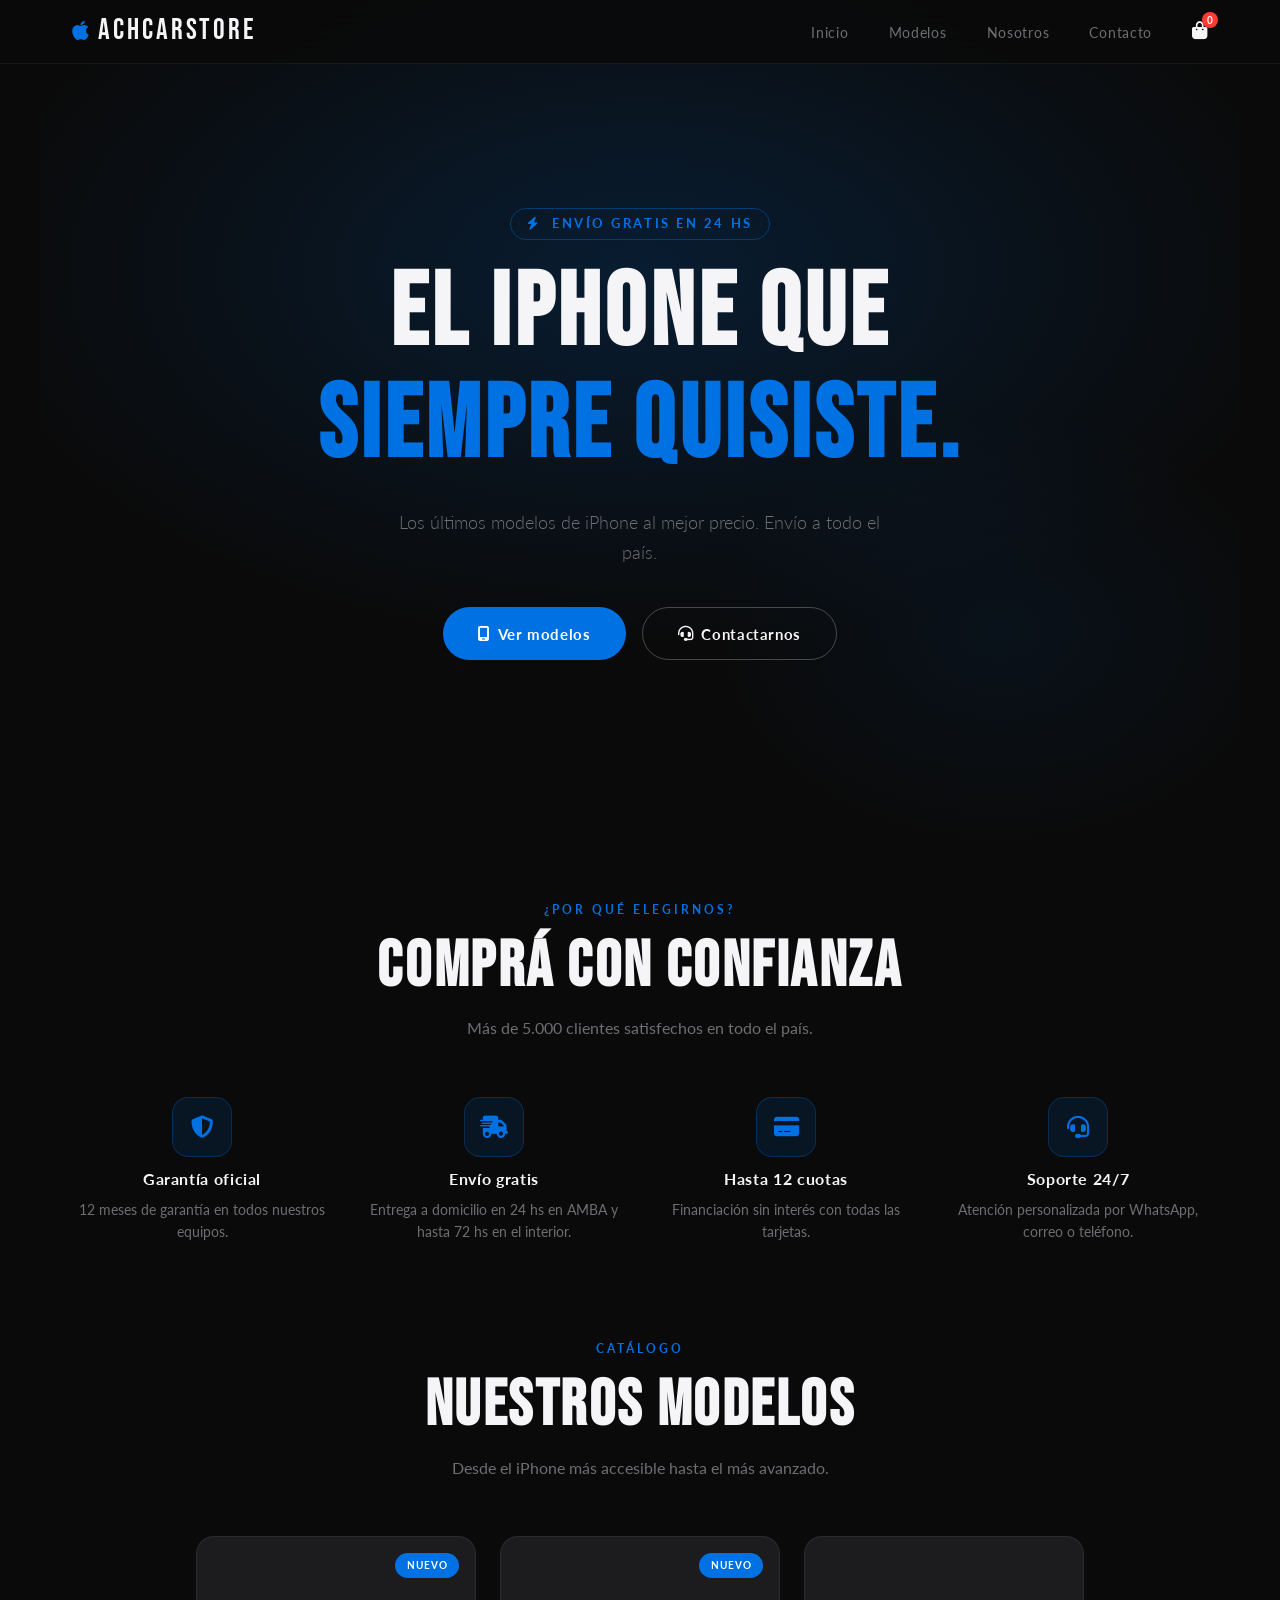
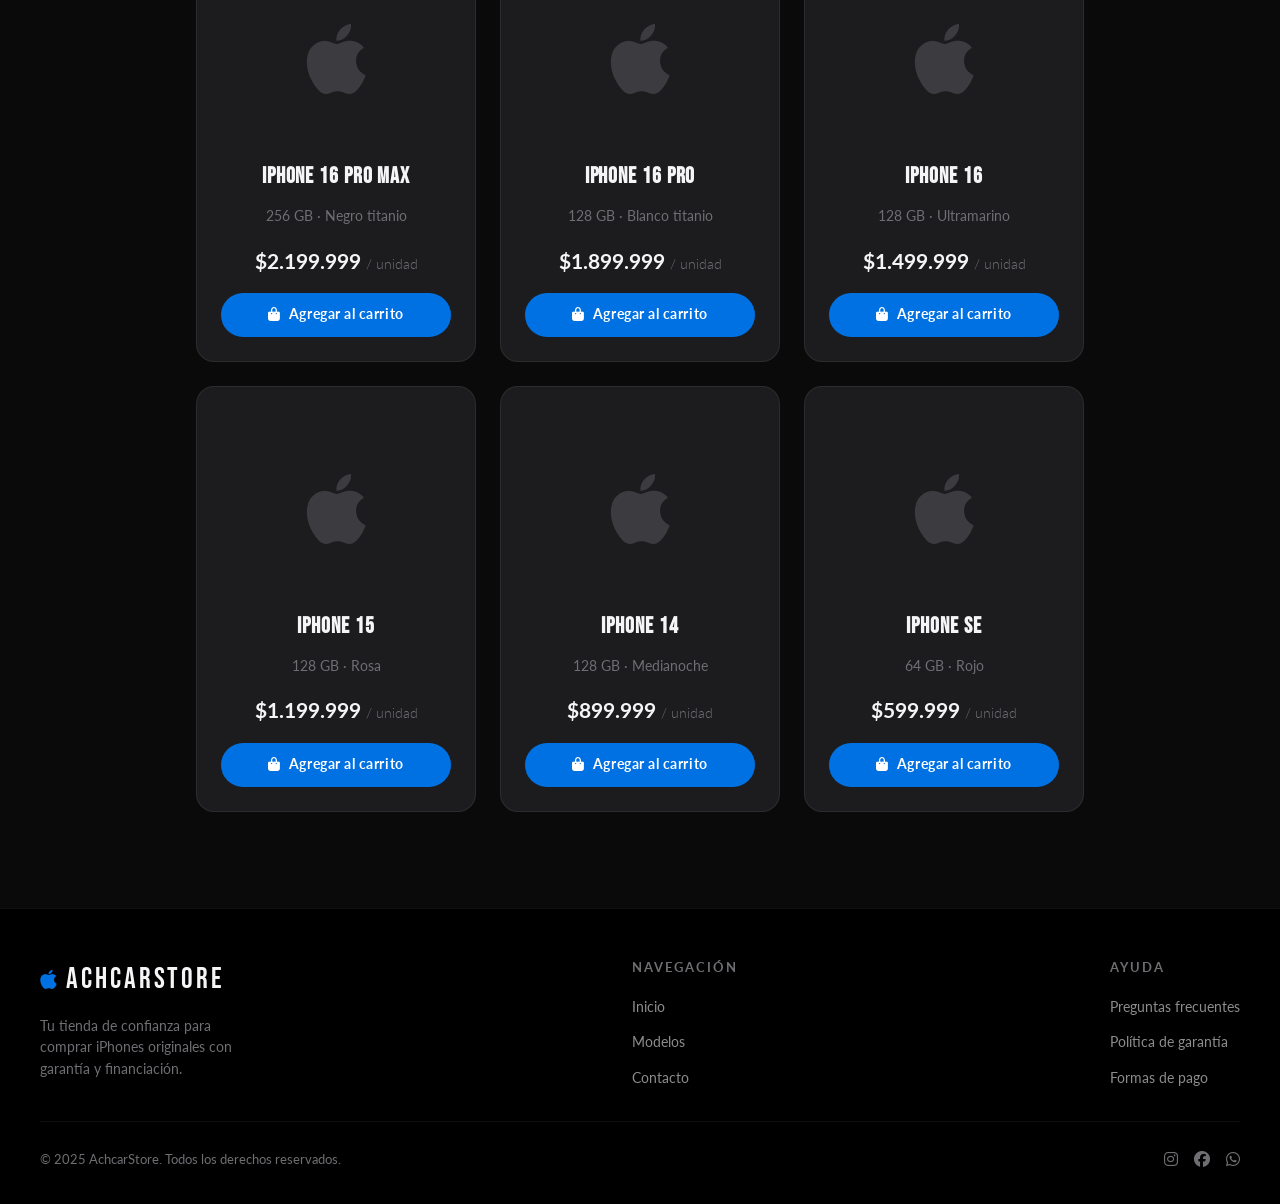
<file: pre entrega front/index.html>
<!DOCTYPE html>
<html lang="es">
<head>
  <meta charset="UTF-8" />
  <meta name="viewport" content="width=device-width, initial-scale=1.0" />
  <title>AchcarStore — Tu tienda de iPhones</title>

  <link rel="preconnect" href="https://fonts.googleapis.com" />
  <link rel="preconnect" href="https://fonts.gstatic.com" crossorigin />
  <link href="https://fonts.googleapis.com/css2?family=Bebas+Neue&family=Lato:wght@300;400;700&display=swap" rel="stylesheet" />

  <link rel="stylesheet" href="https://cdnjs.cloudflare.com/ajax/libs/font-awesome/6.5.0/css/all.min.css" />

  <link rel="stylesheet" href="styles.css" />
</head>
<body>

  <nav class="navbar">
    <div class="nav-inner">
      <a href="index.html" class="nav-logo">
        <i class="fa-brands fa-apple"></i>
        AchcarStore
      </a>
      <ul class="nav-links">
        <li><a href="index.html">Inicio</a></li>
        <li><a href="#productos">Modelos</a></li>
        <li><a href="#features">Nosotros</a></li>
        <li><a href="contacto.html">Contacto</a></li>
        <li>
          <a href="#" class="nav-cart">
            <i class="fa-solid fa-bag-shopping"></i>
            <span class="badge">0</span>
          </a>
        </li>
      </ul>
    </div>
  </nav>


  <section class="hero">
    <div class="hero-content">
      <span class="hero-eyebrow">
        <i class="fa-solid fa-bolt"></i>&nbsp; Envío gratis en 24 hs
      </span>
      <h1>El iPhone que<br><span>siempre quisiste.</span></h1>
      <p class="hero-subtitle">
        Los últimos modelos de iPhone al mejor precio. Envío a todo el país.
      </p>
      <div class="hero-ctas">
        <a href="#productos" class="btn-primary">
          <i class="fa-solid fa-mobile-screen"></i> Ver modelos
        </a>
        <a href="contacto.html" class="btn-secondary">
          <i class="fa-solid fa-headset"></i> Contactarnos
        </a>
      </div>
    </div>
  </section>



  <div class="features-section" id="features">
    <div class="inner">
      <div class="section-header">
        <span class="section-eyebrow">¿Por qué elegirnos?</span>
        <h2>Comprá con confianza</h2>
        <p>Más de 5.000 clientes satisfechos en todo el país.</p>
      </div>
      <div class="features-grid">
        <div class="feature-item">
          <div class="feature-icon">
            <i class="fa-solid fa-shield-halved"></i>
          </div>
          <h3>Garantía oficial</h3>
          <p>12 meses de garantía en todos nuestros equipos.</p>
        </div>
        <div class="feature-item">
          <div class="feature-icon">
            <i class="fa-solid fa-truck-fast"></i>
          </div>
          <h3>Envío gratis</h3>
          <p>Entrega a domicilio en 24 hs en AMBA y hasta 72 hs en el interior.</p>
        </div>
        <div class="feature-item">
          <div class="feature-icon">
            <i class="fa-solid fa-credit-card"></i>
          </div>
          <h3>Hasta 12 cuotas</h3>
          <p>Financiación sin interés con todas las tarjetas.</p>
        </div>
        <div class="feature-item">
          <div class="feature-icon">
            <i class="fa-solid fa-headset"></i>
          </div>
          <h3>Soporte 24/7</h3>
          <p>Atención personalizada por WhatsApp, correo o teléfono.</p>
        </div>
      </div>
    </div>
  </div>


  <section id="productos">
    <div class="section-header">
      <span class="section-eyebrow">Catálogo</span>
      <h2>Nuestros modelos</h2>
      <p>Desde el iPhone más accesible hasta el más avanzado.</p>
    </div>

    <div class="productos-grid">

      
      <div class="producto-card">
        <span class="badge-nuevo">Nuevo</span>
        <div class="producto-img-placeholder">
          <i class="fa-brands fa-apple"></i>
        </div>
        <h3>iPhone 16 Pro Max</h3>
        <p class="modelo">256 GB · Negro titanio</p>
        <p class="producto-precio">$2.199.999 <span>/ unidad</span></p>
        <a href="#" class="btn-primary">
          <i class="fa-solid fa-bag-shopping"></i> Agregar al carrito
        </a>
      </div>

      
      <div class="producto-card">
        <span class="badge-nuevo">Nuevo</span>
        <div class="producto-img-placeholder">
          <i class="fa-brands fa-apple"></i>
        </div>
        <h3>iPhone 16 Pro</h3>
        <p class="modelo">128 GB · Blanco titanio</p>
        <p class="producto-precio">$1.899.999 <span>/ unidad</span></p>
        <a href="#" class="btn-primary">
          <i class="fa-solid fa-bag-shopping"></i> Agregar al carrito
        </a>
      </div>

      
      <div class="producto-card">
        <div class="producto-img-placeholder">
          <i class="fa-brands fa-apple"></i>
        </div>
        <h3>iPhone 16</h3>
        <p class="modelo">128 GB · Ultramarino</p>
        <p class="producto-precio">$1.499.999 <span>/ unidad</span></p>
        <a href="#" class="btn-primary">
          <i class="fa-solid fa-bag-shopping"></i> Agregar al carrito
        </a>
      </div>

      
      <div class="producto-card">
        <div class="producto-img-placeholder">
          <i class="fa-brands fa-apple"></i>
        </div>
        <h3>iPhone 15</h3>
        <p class="modelo">128 GB · Rosa</p>
        <p class="producto-precio">$1.199.999 <span>/ unidad</span></p>
        <a href="#" class="btn-primary">
          <i class="fa-solid fa-bag-shopping"></i> Agregar al carrito
        </a>
      </div>

      
      <div class="producto-card">
        <div class="producto-img-placeholder">
          <i class="fa-brands fa-apple"></i>
        </div>
        <h3>iPhone 14</h3>
        <p class="modelo">128 GB · Medianoche</p>
        <p class="producto-precio">$899.999 <span>/ unidad</span></p>
        <a href="#" class="btn-primary">
          <i class="fa-solid fa-bag-shopping"></i> Agregar al carrito
        </a>
      </div>

      
      <div class="producto-card">
        <div class="producto-img-placeholder">
          <i class="fa-brands fa-apple"></i>
        </div>
        <h3>iPhone SE</h3>
        <p class="modelo">64 GB · Rojo</p>
        <p class="producto-precio">$599.999 <span>/ unidad</span></p>
        <a href="#" class="btn-primary">
          <i class="fa-solid fa-bag-shopping"></i> Agregar al carrito
        </a>
      </div>

    </div>
  </section>

  <footer>
    <div class="footer-inner">
      <div class="footer-brand">
        <a href="index.html" class="nav-logo">
          <i class="fa-brands fa-apple"></i> AchcarStore
        </a>
        <p>Tu tienda de confianza para comprar iPhones originales con garantía y financiación.</p>
      </div>
      <div class="footer-links">
        <h4>Navegación</h4>
        <ul>
          <li><a href="index.html">Inicio</a></li>
          <li><a href="#productos">Modelos</a></li>
          <li><a href="contacto.html">Contacto</a></li>
        </ul>
      </div>
      <div class="footer-links">
        <h4>Ayuda</h4>
        <ul>
          <li><a href="#">Preguntas frecuentes</a></li>
          <li><a href="#">Política de garantía</a></li>
          <li><a href="#">Formas de pago</a></li>
        </ul>
      </div>
    </div>
    <div class="footer-bottom">
      <p>© 2025 AchcarStore. Todos los derechos reservados.</p>
      <div class="footer-socials">
        <a href="#"><i class="fa-brands fa-instagram"></i></a>
        <a href="#"><i class="fa-brands fa-facebook"></i></a>
        <a href="#"><i class="fa-brands fa-whatsapp"></i></a>
      </div>
    </div>
  </footer>

</body>
</html>
</file>
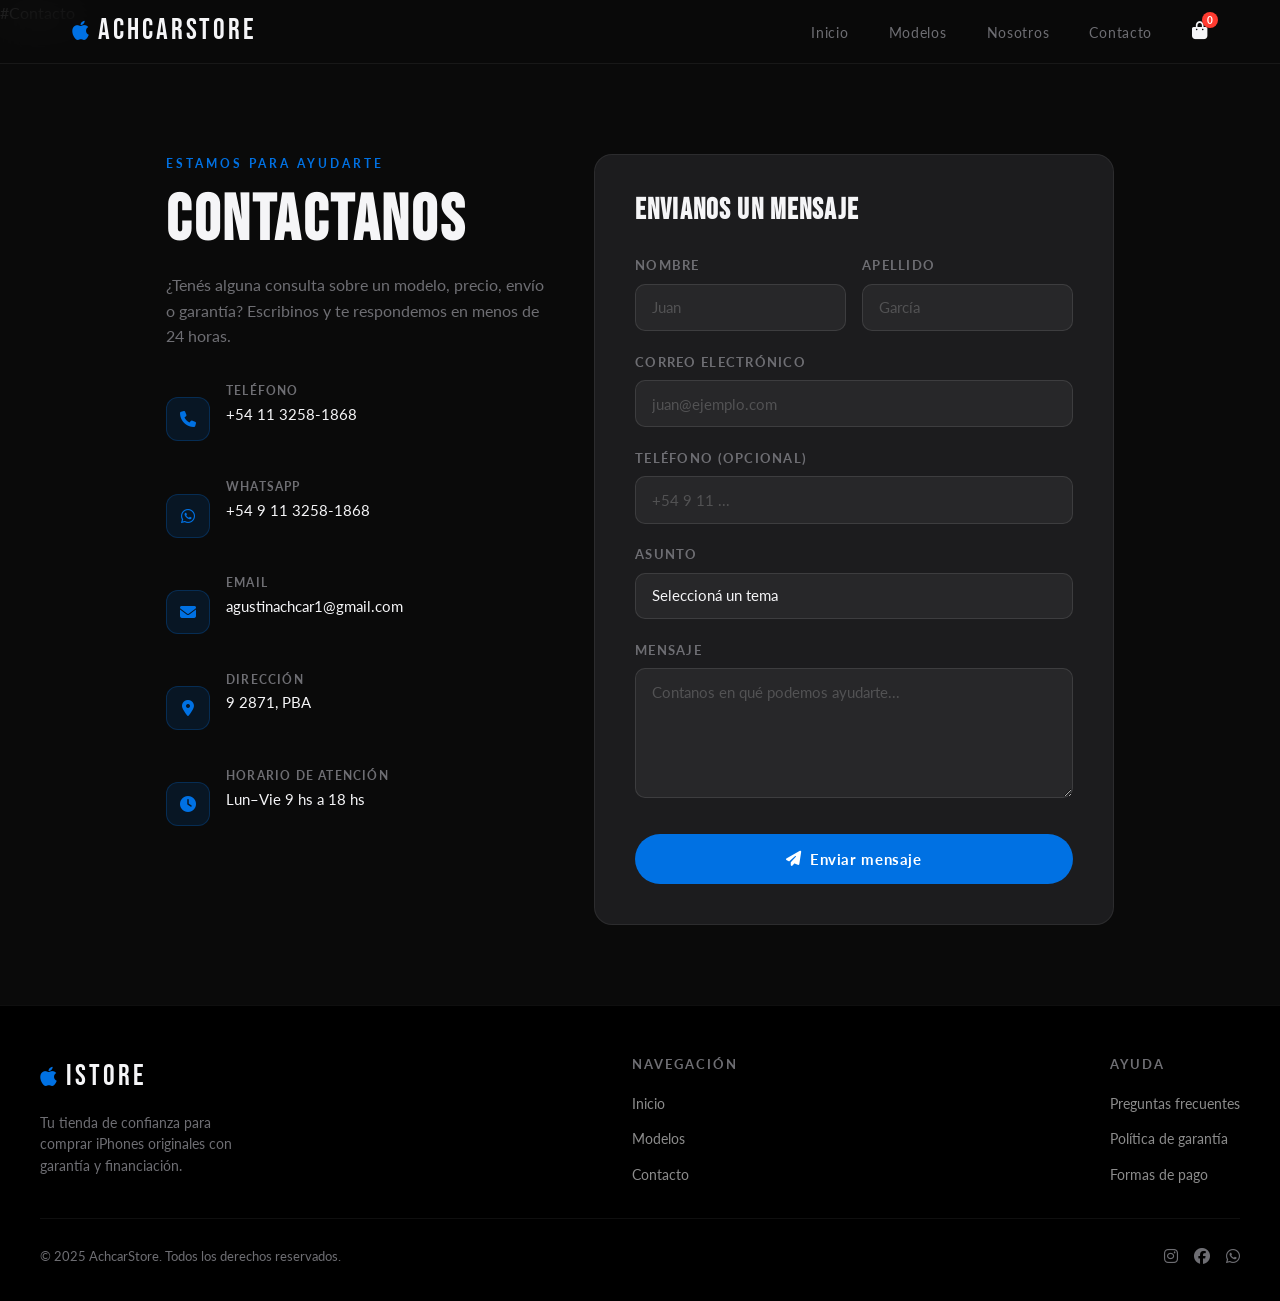
<file: pre entrega front/contacto.html>
<!DOCTYPE html>
<html lang="es">
<head>
  <meta charset="UTF-8" />
  <meta name="viewport" content="width=device-width, initial-scale=1.0" />
  <title>Contacto — AchcarStore</title>

  
  <link rel="preconnect" href="https://fonts.googleapis.com" />
  <link rel="preconnect" href="https://fonts.gstatic.com" crossorigin />
  <link href="https://fonts.googleapis.com/css2?family=Bebas+Neue&family=Lato:wght@300;400;700&display=swap" rel="stylesheet" />

  
  <link rel="stylesheet" href="https://cdnjs.cloudflare.com/ajax/libs/font-awesome/6.5.0/css/all.min.css" />


  <link rel="stylesheet" href="styles.css" />
</head>
<body>

 
  <nav class="navbar">
    <div class="nav-inner">
      <a href="index.html" class="nav-logo">
        <i class="fa-brands fa-apple"></i>
        AchcarStore
      </a>
      <ul class="nav-links">
        <li><a href="index.html">Inicio</a></li>
        <li><a href="index.html#productos">Modelos</a></li>
        <li><a href="index.html#features">Nosotros</a></li>
        <li><a href="contacto.html">Contacto</a></li>
        <li>
          <a href="#" class="nav-cart">
            <i class="fa-solid fa-bag-shopping"></i>
            <span class="badge">0</span>
          </a>
        </li>
      </ul>
    </div>
  </nav>

  #Contacto 
  <main>
    <section style="padding-top: 0; padding-bottom: 5rem;">
      <div class="contacto-wrapper">

        <!-- Info -->
        <div class="contacto-info">
          <span class="section-eyebrow">Estamos para ayudarte</span>
          <h2>Contactanos</h2>
          <p>
            ¿Tenés alguna consulta sobre un modelo, precio, envío o garantía?
            Escribinos y te respondemos en menos de 24 horas.
          </p>
          <div class="contacto-datos">
            <div class="dato-item">
              <div class="dato-icon"><i class="fa-solid fa-phone"></i></div>
              <div>
                <p>Teléfono</p>
                <p>+54 11 3258-1868</p>
              </div>
            </div>
            <div class="dato-item">
              <div class="dato-icon"><i class="fa-brands fa-whatsapp"></i></div>
              <div>
                <p>WhatsApp</p>
                <p>+54 9 11 3258-1868</p>
              </div>
            </div>
            <div class="dato-item">
              <div class="dato-icon"><i class="fa-solid fa-envelope"></i></div>
              <div>
                <p>Email</p>
                <p>agustinachcar1@gmail.com</p>
              </div>
            </div>
            <div class="dato-item">
              <div class="dato-icon"><i class="fa-solid fa-location-dot"></i></div>
              <div>
                <p>Dirección</p>
                <p>9 2871, PBA</p>
              </div>
            </div>
            <div class="dato-item">
              <div class="dato-icon"><i class="fa-solid fa-clock"></i></div>
              <div>
                <p>Horario de atención</p>
                <p>Lun–Vie 9 hs a 18 hs</p>
              </div>
            </div>
          </div>
        </div>

        <!-- Formulario -->
        <div class="contacto-form">
          <h3>Envianos un mensaje</h3>

          <div class="form-row">
            <div class="form-group">
              <label for="nombre">Nombre</label>
              <input type="text" id="nombre" name="nombre" placeholder="Juan" />
            </div>
            <div class="form-group">
              <label for="apellido">Apellido</label>
              <input type="text" id="apellido" name="apellido" placeholder="García" />
            </div>
          </div>

          <div class="form-group">
            <label for="email">Correo electrónico</label>
            <input type="email" id="email" name="email" placeholder="juan@ejemplo.com" />
          </div>

          <div class="form-group">
            <label for="telefono">Teléfono (opcional)</label>
            <input type="tel" id="telefono" name="telefono" placeholder="+54 9 11 ..." />
          </div>

          <div class="form-group">
            <label for="asunto">Asunto</label>
            <select id="asunto" name="asunto">
              <option value="" disabled selected>Seleccioná un tema</option>
              <option value="compra">Consulta de compra</option>
              <option value="precio">Precio y financiación</option>
              <option value="envio">Envío y seguimiento</option>
              <option value="garantia">Garantía y devoluciones</option>
              <option value="otro">Otro</option>
            </select>
          </div>

          <div class="form-group">
            <label for="mensaje">Mensaje</label>
            <textarea id="mensaje" name="mensaje" placeholder="Contanos en qué podemos ayudarte..."></textarea>
          </div>

          <button type="button" class="btn-primary">
            <i class="fa-solid fa-paper-plane"></i> Enviar mensaje
          </button>
        </div>

      </div>
    </section>
  </main>

  <footer>
    <div class="footer-inner">
      <div class="footer-brand">
        <a href="index.html" class="nav-logo">
          <i class="fa-brands fa-apple"></i> iStore
        </a>
        <p>Tu tienda de confianza para comprar iPhones originales con garantía y financiación.</p>
      </div>
      <div class="footer-links">
        <h4>Navegación</h4>
        <ul>
          <li><a href="index.html">Inicio</a></li>
          <li><a href="index.html#productos">Modelos</a></li>
          <li><a href="contacto.html">Contacto</a></li>
        </ul>
      </div>
      <div class="footer-links">
        <h4>Ayuda</h4>
        <ul>
          <li><a href="#">Preguntas frecuentes</a></li>
          <li><a href="#">Política de garantía</a></li>
          <li><a href="#">Formas de pago</a></li>
        </ul>
      </div>
    </div>
    <div class="footer-bottom">
      <p>© 2025 AchcarStore. Todos los derechos reservados.</p>
      <div class="footer-socials">
        <a href="#"><i class="fa-brands fa-instagram"></i></a>
        <a href="#"><i class="fa-brands fa-facebook"></i></a>
        <a href="#"><i class="fa-brands fa-whatsapp"></i></a>
      </div>
    </div>
  </footer>

</body>
</html>
</file>
<file: pre entrega front/styles.css>
/* AchcarStore — Estilos principales
   Google Fonts: Bebas Neue + Lato */

@import url('https://fonts.googleapis.com/css2?family=Bebas+Neue&family=Lato:wght@300;400;700&display=swap');


:root {
  --negro: #0a0a0a;
  --blanco: #f5f5f7;
  --gris-claro: #e8e8ed;
  --gris-medio: #6e6e73;
  --acento: #0071e3;
  --acento-hover: #0077ed;
  --danger: #ff3b30;
  --card-bg: #1c1c1e;
  --nav-height: 64px;
  --radius: 18px;
  --sombra: 0 8px 40px rgba(0, 0, 0, 0.4);
}


*, *::before, *::after {
  margin: 0;
  padding: 0;
  box-sizing: border-box;
}

html {
  scroll-behavior: smooth;
}

body {
  font-family: 'Lato', sans-serif;
  background-color: var(--negro);
  color: var(--blanco);
  line-height: 1.6;
  overflow-x: hidden;
}

a {
  text-decoration: none;
  color: inherit;
}

ul {
  list-style: none;
}

img {
  max-width: 100%;
  display: block;
}


h1, h2, h3 {
  font-family: 'Bebas Neue', sans-serif;
  letter-spacing: 0.04em;
  line-height: 1.1;
}

h1 { font-size: clamp(3rem, 8vw, 7rem); }
h2 { font-size: clamp(2rem, 5vw, 4rem); }
h3 { font-size: 1.6rem; }


.navbar {
  position: fixed;
  top: 0;
  left: 0;
  width: 100%;
  height: var(--nav-height);
  background: rgba(10, 10, 10, 0.85);
  backdrop-filter: blur(20px);
  -webkit-backdrop-filter: blur(20px);
  border-bottom: 1px solid rgba(255,255,255,0.06);
  z-index: 1000;
}

.nav-inner {
  max-width: 1200px;
  margin: 0 auto;
  padding: 0 2rem;
  height: 100%;
  display: flex;
  align-items: center;
  justify-content: space-between;
}

.nav-logo {
  font-family: 'Bebas Neue', sans-serif;
  font-size: 1.8rem;
  letter-spacing: 0.1em;
  color: var(--blanco);
  display: flex;
  align-items: center;
  gap: 0.4rem;
}

.nav-logo i {
  color: var(--acento);
  font-size: 1.4rem;
}

.nav-links {
  display: flex;
  align-items: center;
  gap: 2.5rem;
}

.nav-links a {
  font-size: 0.9rem;
  font-weight: 400;
  color: var(--gris-medio);
  letter-spacing: 0.05em;
  transition: color 0.2s;
}

.nav-links a:hover {
  color: var(--blanco);
}

.nav-links .nav-cart {
  position: relative;
  color: var(--blanco);
  font-size: 1.1rem;
}

.nav-links .nav-cart .badge {
  position: absolute;
  top: -8px;
  right: -10px;
  background: var(--danger);
  color: #fff;
  font-size: 0.6rem;
  font-family: 'Lato', sans-serif;
  font-weight: 700;
  width: 16px;
  height: 16px;
  border-radius: 50%;
  display: flex;
  align-items: center;
  justify-content: center;
}


.hero {
  min-height: 100vh;
  padding-top: var(--nav-height);
  display: flex;
  align-items: center;
  justify-content: center;
  text-align: center;
  position: relative;
  overflow: hidden;
}


.hero::before {
  content: '';
  position: absolute;
  inset: 0;
  background:
    radial-gradient(ellipse 80% 60% at 50% 30%, rgba(0,113,227,0.18) 0%, transparent 70%),
    radial-gradient(ellipse 40% 40% at 80% 70%, rgba(0,113,227,0.08) 0%, transparent 60%);
  pointer-events: none;
}

.hero-content {
  position: relative;
  z-index: 1;
  max-width: 900px;
  padding: 4rem 2rem;
  animation: fadeUp 0.9s ease both;
}

.hero-eyebrow {
  display: inline-block;
  font-size: 0.8rem;
  font-weight: 700;
  letter-spacing: 0.2em;
  text-transform: uppercase;
  color: var(--acento);
  margin-bottom: 1.2rem;
  border: 1px solid rgba(0,113,227,0.4);
  padding: 0.3rem 1rem;
  border-radius: 100px;
}

.hero h1 {
  margin-bottom: 1.5rem;
  color: var(--blanco);
}

.hero h1 span {
  color: var(--acento);
}

.hero-subtitle {
  font-size: 1.15rem;
  color: var(--gris-medio);
  font-weight: 300;
  max-width: 520px;
  margin: 0 auto 2.5rem;
}

.hero-ctas {
  display: flex;
  gap: 1rem;
  justify-content: center;
  flex-wrap: wrap;
}

/* Botones */
.btn-primary {
  background: var(--acento);
  color: #fff;
  padding: 0.85rem 2.2rem;
  border-radius: 100px;
  font-family: 'Lato', sans-serif;
  font-size: 0.95rem;
  font-weight: 700;
  letter-spacing: 0.04em;
  border: none;
  cursor: pointer;
  transition: background 0.2s, transform 0.15s;
  display: inline-flex;
  align-items: center;
  gap: 0.5rem;
}

.btn-primary:hover {
  background: var(--acento-hover);
  transform: translateY(-2px);
}

.btn-secondary {
  background: transparent;
  color: var(--blanco);
  padding: 0.85rem 2.2rem;
  border-radius: 100px;
  font-family: 'Lato', sans-serif;
  font-size: 0.95rem;
  font-weight: 700;
  letter-spacing: 0.04em;
  border: 1px solid rgba(255,255,255,0.25);
  cursor: pointer;
  transition: border-color 0.2s, transform 0.15s;
  display: inline-flex;
  align-items: center;
  gap: 0.5rem;
}

.btn-secondary:hover {
  border-color: var(--blanco);
  transform: translateY(-2px);
}


section {
  padding: 6rem 2rem;
  max-width: 1200px;
  margin: 0 auto;
}

.section-header {
  text-align: center;
  margin-bottom: 3.5rem;
}

.section-eyebrow {
  display: block;
  font-size: 0.75rem;
  font-weight: 700;
  letter-spacing: 0.25em;
  text-transform: uppercase;
  color: var(--acento);
  margin-bottom: 0.8rem;
}

.section-header h2 {
  color: var(--blanco);
  margin-bottom: 0.8rem;
}

.section-header p {
  color: var(--gris-medio);
  font-size: 1rem;
  max-width: 480px;
  margin: 0 auto;
}

.productos-grid {
  display: flex;
  flex-wrap: wrap;
  gap: 1.5rem;
  justify-content: center;
}

.producto-card {
  background: var(--card-bg);
  border: 1px solid rgba(255,255,255,0.07);
  border-radius: var(--radius);
  padding: 2rem 1.5rem 1.5rem;
  width: 280px;
  display: flex;
  flex-direction: column;
  align-items: center;
  gap: 1rem;
  transition: transform 0.25s, box-shadow 0.25s, border-color 0.25s;
  position: relative;
  overflow: hidden;
}

.producto-card:hover {
  transform: translateY(-6px);
  box-shadow: var(--sombra);
  border-color: rgba(0,113,227,0.3);
}

.producto-card .badge-nuevo {
  position: absolute;
  top: 1rem;
  right: 1rem;
  background: var(--acento);
  color: #fff;
  font-size: 0.65rem;
  font-weight: 700;
  letter-spacing: 0.1em;
  text-transform: uppercase;
  padding: 0.25rem 0.7rem;
  border-radius: 100px;
}

.producto-img {
  width: 140px;
  height: 180px;
  object-fit: contain;
  filter: drop-shadow(0 12px 24px rgba(0,113,227,0.25));
  transition: transform 0.3s;
}

.producto-card:hover .producto-img {
  transform: scale(1.05);
}

/* Imagen placeholder con ícono cuando no hay foto */

.producto-img-placeholder {
  width: 140px;
  height: 180px;
  display: flex;
  align-items: center;
  justify-content: center;
  font-size: 5rem;
  color: var(--gris-medio);
  opacity: 0.4;
}

.producto-card h3 {
  font-family: 'Bebas Neue', sans-serif;
  font-size: 1.4rem;
  color: var(--blanco);
  text-align: center;
}

.producto-card .modelo {
  font-size: 0.85rem;
  color: var(--gris-medio);
  text-align: center;
}

.producto-precio {
  font-size: 1.3rem;
  font-weight: 700;
  color: var(--blanco);
}

.producto-precio span {
  font-size: 0.85rem;
  font-weight: 300;
  color: var(--gris-medio);
}

.producto-card .btn-primary {
  width: 100%;
  justify-content: center;
  padding: 0.7rem 1rem;
  font-size: 0.85rem;
}
#Features-y-ventajas
.features-section {
  background: var(--card-bg);
  border-top: 1px solid rgba(255,255,255,0.06);
  border-bottom: 1px solid rgba(255,255,255,0.06);
  padding: 5rem 2rem;
  max-width: 100%;
}

.features-section .inner {
  max-width: 1200px;
  margin: 0 auto;
}

.features-grid {
  display: flex;
  flex-wrap: wrap;
  gap: 2rem;
  justify-content: center;
}

.feature-item {
  flex: 1 1 200px;
  max-width: 260px;
  text-align: center;
  display: flex;
  flex-direction: column;
  align-items: center;
  gap: 0.8rem;
}

.feature-icon {
  width: 60px;
  height: 60px;
  border-radius: 16px;
  background: rgba(0,113,227,0.12);
  border: 1px solid rgba(0,113,227,0.25);
  display: flex;
  align-items: center;
  justify-content: center;
  font-size: 1.4rem;
  color: var(--acento);
}

.feature-item h3 {
  font-family: 'Lato', sans-serif;
  font-size: 1rem;
  font-weight: 700;
  color: var(--blanco);
}

.feature-item p {
  font-size: 0.85rem;
  color: var(--gris-medio);
}

/* Footer */

footer {
  background: #000;
  border-top: 1px solid rgba(255,255,255,0.06);
  padding: 3rem 2rem 2rem;
}

.footer-inner {
  max-width: 1200px;
  margin: 0 auto;
  display: flex;
  flex-wrap: wrap;
  gap: 2rem;
  justify-content: space-between;
  align-items: flex-start;
  margin-bottom: 2rem;
}

.footer-brand .nav-logo {
  margin-bottom: 0.8rem;
}

.footer-brand p {
  font-size: 0.85rem;
  color: var(--gris-medio);
  max-width: 220px;
}

.footer-links h4 {
  font-family: 'Lato', sans-serif;
  font-size: 0.8rem;
  font-weight: 700;
  letter-spacing: 0.15em;
  text-transform: uppercase;
  color: var(--gris-medio);
  margin-bottom: 1rem;
}

.footer-links ul {
  display: flex;
  flex-direction: column;
  gap: 0.6rem;
}

.footer-links ul a {
  font-size: 0.9rem;
  color: rgba(255,255,255,0.55);
  transition: color 0.2s;
}

.footer-links ul a:hover {
  color: var(--blanco);
}

.footer-bottom {
  max-width: 1200px;
  margin: 0 auto;
  padding-top: 1.5rem;
  border-top: 1px solid rgba(255,255,255,0.06);
  display: flex;
  flex-wrap: wrap;
  gap: 1rem;
  justify-content: space-between;
  align-items: center;
}

.footer-bottom p {
  font-size: 0.8rem;
  color: var(--gris-medio);
}

.footer-socials {
  display: flex;
  gap: 1rem;
}

.footer-socials a {
  color: var(--gris-medio);
  font-size: 1rem;
  transition: color 0.2s;
}

.footer-socials a:hover {
  color: var(--blanco);
}

/* CONTACTO */
.contacto-wrapper {
  display: flex;
  flex-wrap: wrap;
  gap: 3rem;
  align-items: flex-start;
  justify-content: center;
  padding-top: calc(var(--nav-height) + 4rem);
}

.contacto-info {
  flex: 1 1 280px;
  max-width: 380px;
}

.contacto-info h2 {
  margin-bottom: 1rem;
}

.contacto-info p {
  color: var(--gris-medio);
  margin-bottom: 2rem;
  font-size: 1rem;
}

.contacto-datos {
  display: flex;
  flex-direction: column;
  gap: 1.2rem;
}

.dato-item {
  display: flex;
  align-items: center;
  gap: 1rem;
}

.dato-item .dato-icon {
  width: 44px;
  height: 44px;
  border-radius: 12px;
  background: rgba(0,113,227,0.12);
  border: 1px solid rgba(0,113,227,0.25);
  display: flex;
  align-items: center;
  justify-content: center;
  font-size: 1rem;
  color: var(--acento);
  flex-shrink: 0;
}

.dato-item div p:first-child {
  font-size: 0.75rem;
  color: var(--gris-medio);
  text-transform: uppercase;
  letter-spacing: 0.1em;
  font-weight: 700;
  margin-bottom: 0.1rem;
}

.dato-item div p:last-child {
  font-size: 0.95rem;
  color: var(--blanco);
}

/* Formulario */
.contacto-form {
  flex: 1 1 380px;
  max-width: 520px;
  background: var(--card-bg);
  border: 1px solid rgba(255,255,255,0.07);
  border-radius: var(--radius);
  padding: 2.5rem;
}

.contacto-form h3 {
  font-family: 'Bebas Neue', sans-serif;
  font-size: 1.8rem;
  margin-bottom: 1.8rem;
  color: var(--blanco);
}

.form-group {
  margin-bottom: 1.3rem;
}

.form-group label {
  display: block;
  font-size: 0.8rem;
  font-weight: 700;
  letter-spacing: 0.1em;
  text-transform: uppercase;
  color: var(--gris-medio);
  margin-bottom: 0.5rem;
}

.form-group input,
.form-group textarea,
.form-group select {
  width: 100%;
  background: rgba(255,255,255,0.05);
  border: 1px solid rgba(255,255,255,0.1);
  border-radius: 10px;
  padding: 0.85rem 1rem;
  color: var(--blanco);
  font-family: 'Lato', sans-serif;
  font-size: 0.95rem;
  outline: none;
  transition: border-color 0.2s;
  appearance: none;
}

.form-group input::placeholder,
.form-group textarea::placeholder {
  color: rgba(255,255,255,0.2);
}

.form-group input:focus,
.form-group textarea:focus,
.form-group select:focus {
  border-color: var(--acento);
  background: rgba(0,113,227,0.05);
}

.form-group textarea {
  resize: vertical;
  min-height: 130px;
}

.form-group select option {
  background: #1c1c1e;
  color: var(--blanco);
}

.form-row {
  display: flex;
  gap: 1rem;
}

.form-row .form-group {
  flex: 1;
}

.contacto-form .btn-primary {
  width: 100%;
  justify-content: center;
  margin-top: 0.5rem;
  padding: 1rem;
}

/* Animaciones */
@keyframes fadeUp {
  from {
    opacity: 0;
    transform: translateY(28px);
  }
  to {
    opacity: 1;
    transform: translateY(0);
  }
}

/* RESPONSIVE */
@media (max-width: 768px) {
  .nav-links {
    gap: 1.2rem;
  }
 
  .nav-links a:not(.nav-cart) {
    display: none;
  }
 
  .hero-ctas {
    flex-direction: column;
    align-items: center;
  }
 
  .productos-grid {
    flex-direction: column;
    align-items: center;
  }
 
  .producto-card {
    width: 100%;
    max-width: 340px;
  }
 
  .footer-inner {
    flex-direction: column;
  }
 
  .contacto-wrapper {
    flex-direction: column;
  }
 
  .form-row {
    flex-direction: column;
  }
}
</file>
